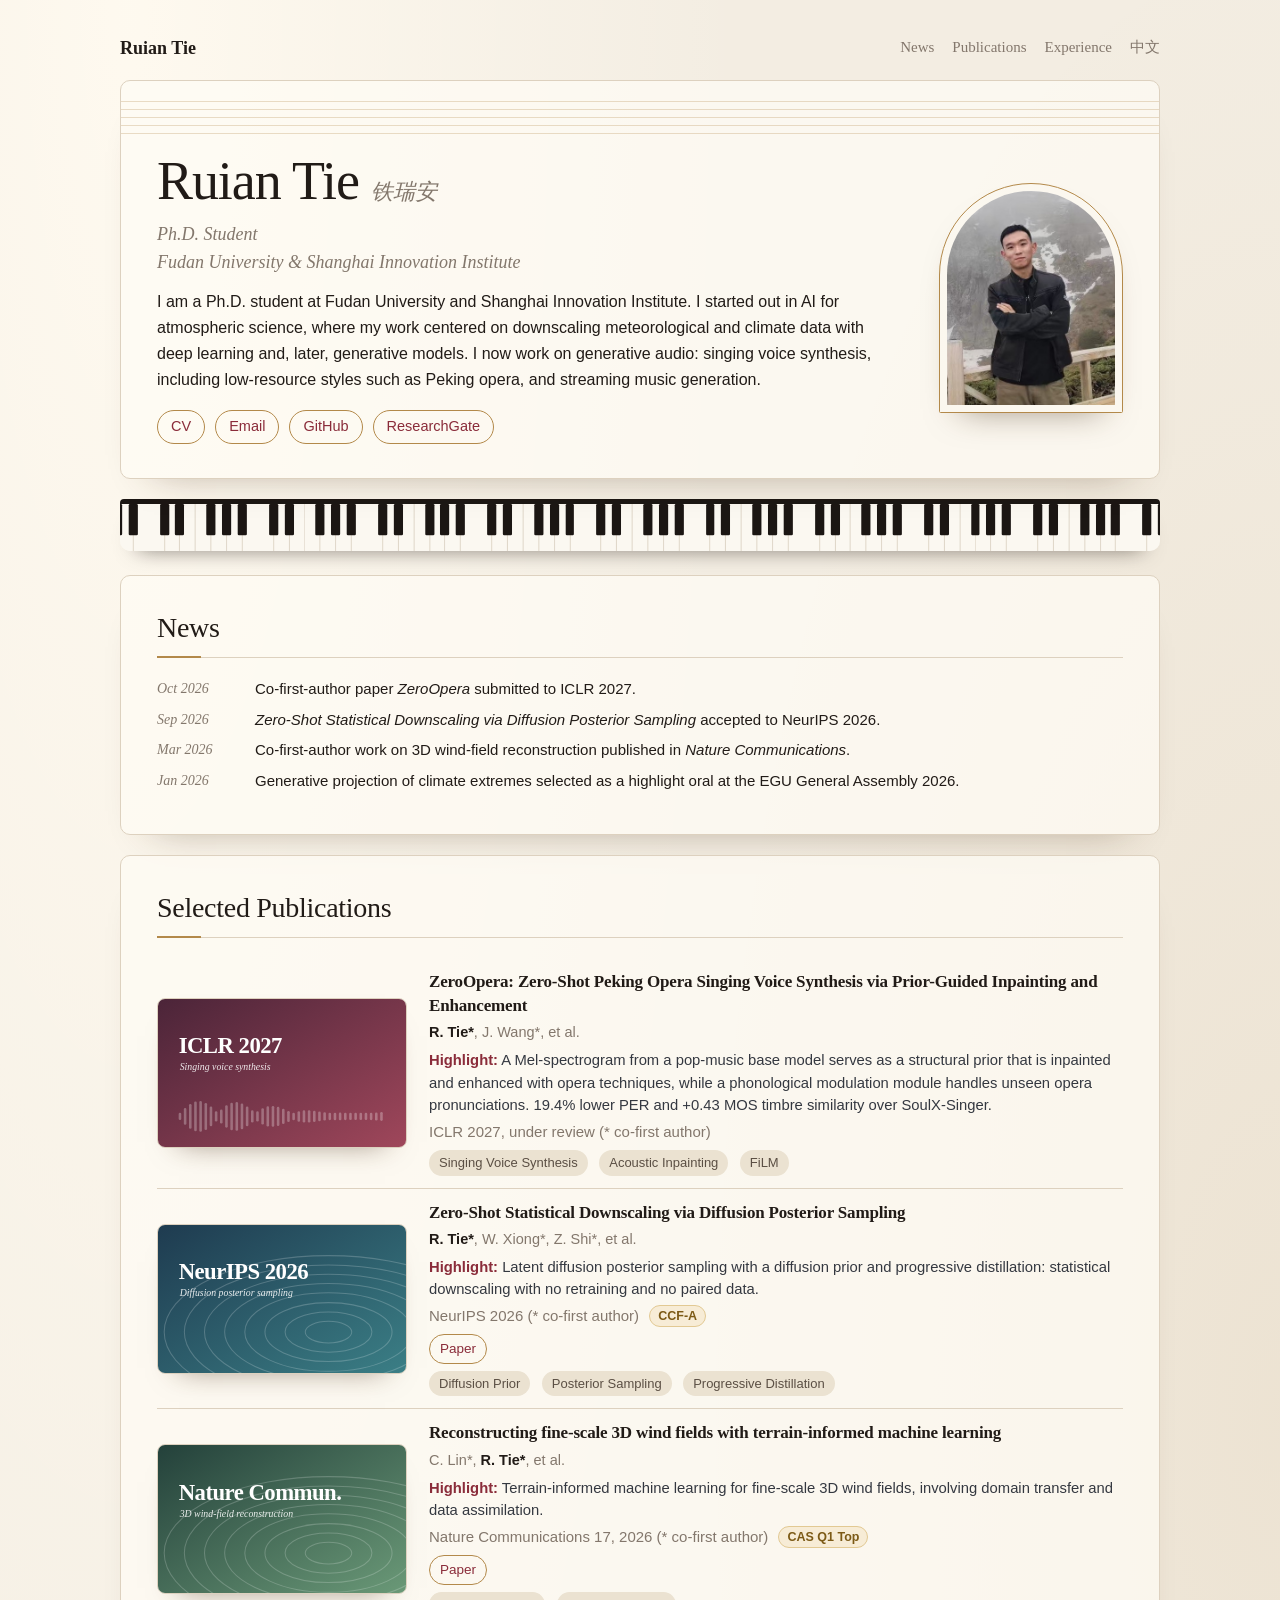
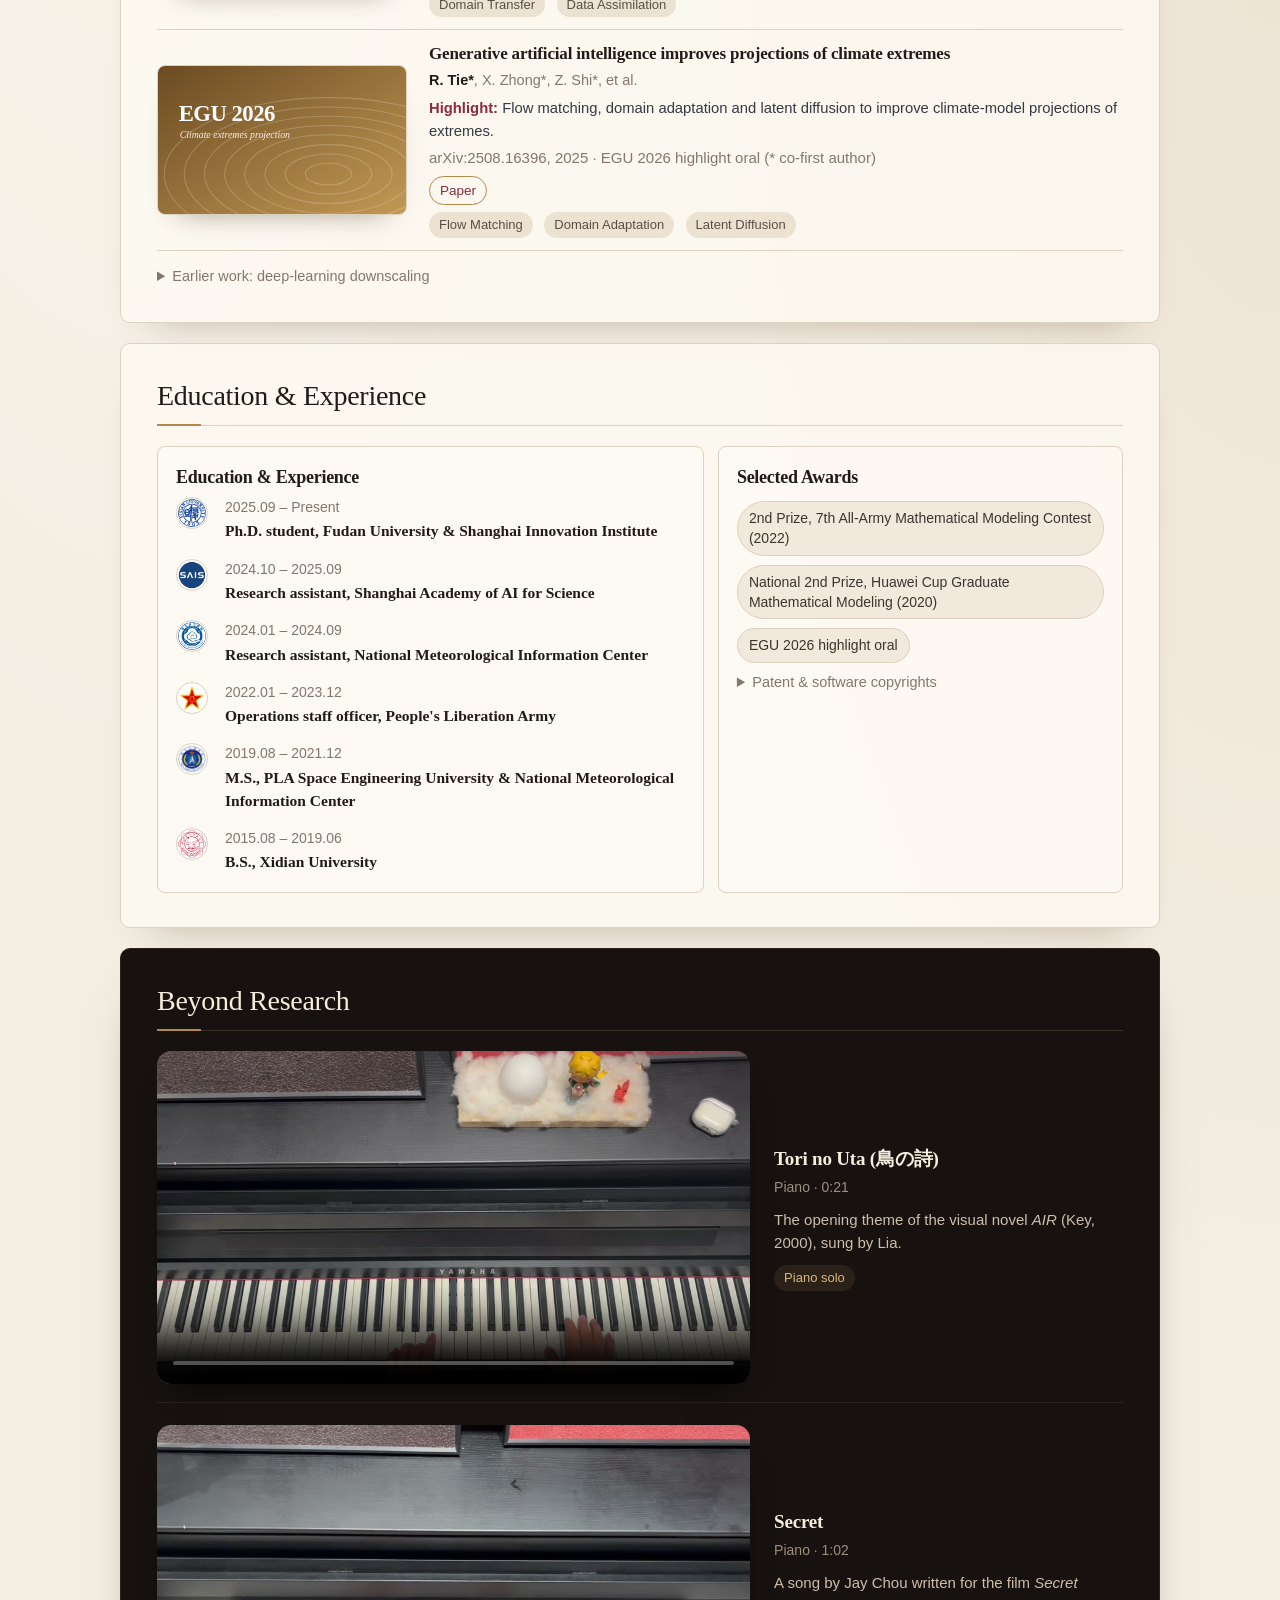
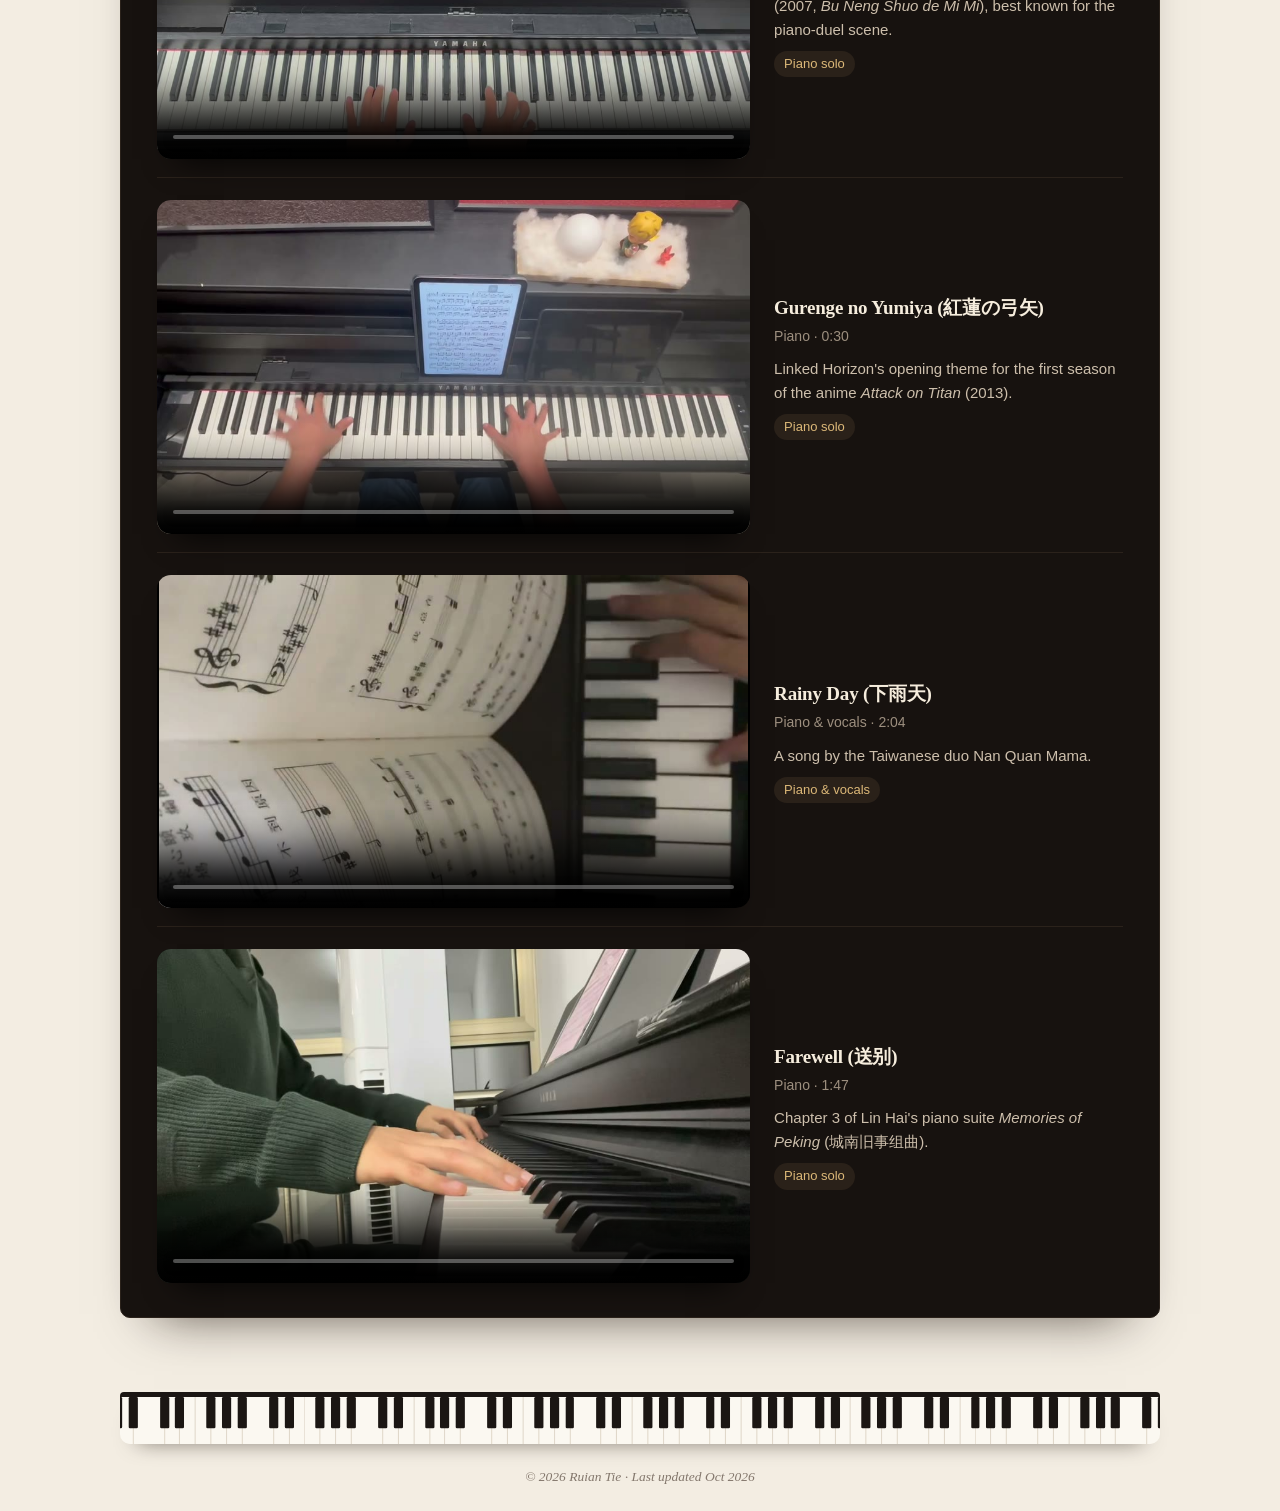
<file: index.html>
<!DOCTYPE html>
<html lang="en">
<head>
  <meta charset="UTF-8">
  <meta name="viewport" content="width=device-width, initial-scale=1.0">
  <meta name="description" content="Ruian Tie, Ph.D. student at Fudan University and Shanghai Innovation Institute. Singing voice synthesis and streaming music generation; previously AI for atmospheric science.">
  <meta name="robots" content="index,follow">
  <meta property="og:type" content="website">
  <meta property="og:title" content="Ruian Tie | Academic Homepage">
  <meta property="og:description" content="Singing voice synthesis and streaming music generation; previously AI for atmospheric science.">
  <title>Ruian Tie | Academic Homepage</title>
  <link rel="icon" href="/assets/profile.jpg">
  <link rel="stylesheet" href="/assets/style.css?v=20261031d">
  <link rel="stylesheet" href="/assets/art.css?v=1">
</head>

<body>
  <main class="container">
    <nav class="top-nav">
      <div class="nav-name">Ruian Tie</div>
      <div class="nav-links">
        <a href="#news">News</a>
        <a href="#publications">Publications</a>
        <a href="#experience">Experience</a>
        <a class="lang-switch" href="/zh/">中文</a>
      </div>
    </nav>

    <section class="card hero">
      <div>
        <h1>Ruian Tie <span class="muted" style="font-weight:500;letter-spacing:0">铁瑞安</span></h1>

        <p class="identity">
          Ph.D. Student<br>
          Fudan University &amp; Shanghai Innovation Institute
        </p>

        <p class="about-line">
          I am a Ph.D. student at Fudan University and Shanghai Innovation Institute. I started out in AI for atmospheric science, where my work centered on downscaling meteorological and climate data with deep learning and, later, generative models. I now work on generative audio: singing voice synthesis, including low-resource styles such as Peking opera, and streaming music generation.
        </p>

        <div class="links">
          <button class="pill-link" id="cv-open" type="button">CV</button>
          <a class="pill-link" href="mailto:25113050118@m.fudan.edu.cn">Email</a>
          <a class="pill-link" href="https://github.com/SII-RyanTie" target="_blank" rel="noopener noreferrer">GitHub</a>
          <a class="pill-link" href="https://www.researchgate.net/profile/Ruian-Tie" target="_blank" rel="noopener noreferrer">ResearchGate</a>
        </div>
      </div>

      <div class="profile-photo-wrap">
        <img src="/assets/profile.jpg" alt="Ruian Tie" class="profile-photo" width="128" height="128">
      </div>
    </section>

    <div class="keys" aria-hidden="true"></div>

    <section class="card" id="news">
      <h2>News</h2>
      <ul class="news-list">
        <li><span class="news-date">Oct 2026</span><span>Co-first-author paper <em>ZeroOpera</em> submitted to ICLR 2027.</span></li>
        <li><span class="news-date">Sep 2026</span><span><em>Zero-Shot Statistical Downscaling via Diffusion Posterior Sampling</em> accepted to NeurIPS 2026.</span></li>
        <li><span class="news-date">Mar 2026</span><span>Co-first-author work on 3D wind-field reconstruction published in <em>Nature Communications</em>.</span></li>
        <li><span class="news-date">Jan 2026</span><span>Generative projection of climate extremes selected as a highlight oral at the EGU General Assembly 2026.</span></li>
      </ul>
    </section>

    <section class="card" id="publications">
      <h2>Selected Publications</h2>

      <div class="publication-card">
        <div class="publication-cover-wrap">
          <img src="/assets/cover-zeroopera.svg" alt="ICLR 2027, singing voice synthesis" class="publication-cover" width="480" height="300">
        </div>
        <div>
          <div class="item-title">
            ZeroOpera: Zero-Shot Peking Opera Singing Voice Synthesis via Prior-Guided Inpainting and Enhancement
          </div>
          <div class="authors"><span class="me">R. Tie*</span>, J. Wang*, et al.</div>
          <div class="highlight">
            <span class="highlight-label">Highlight:</span>
            A Mel-spectrogram from a pop-music base model serves as a structural prior that is inpainted and enhanced with opera techniques, while a phonological modulation module handles unseen opera pronunciations. 19.4% lower PER and +0.43 MOS timbre similarity over SoulX-Singer.
          </div>
          <div class="muted">ICLR 2027, under review (* co-first author)</div>
          <span class="tag">Singing Voice Synthesis</span>
          <span class="tag">Acoustic Inpainting</span>
          <span class="tag">FiLM</span>
        </div>
      </div>

      <div class="publication-card">
        <div class="publication-cover-wrap">
          <img src="/assets/cover-dps.svg" alt="NeurIPS 2026, diffusion posterior sampling" class="publication-cover" width="480" height="300">
        </div>
        <div>
          <div class="item-title">
            Zero-Shot Statistical Downscaling via Diffusion Posterior Sampling
          </div>
          <div class="authors"><span class="me">R. Tie*</span>, W. Xiong*, Z. Shi*, et al.</div>
          <div class="highlight">
            <span class="highlight-label">Highlight:</span>
            Latent diffusion posterior sampling with a diffusion prior and progressive distillation: statistical downscaling with no retraining and no paired data.
          </div>
          <div class="muted">NeurIPS 2026 (* co-first author) <span class="rank">CCF-A</span></div>
          <div class="mini-links">
            <a class="mini-link" href="https://arxiv.org/abs/2601.21760" target="_blank" rel="noopener noreferrer">Paper</a>
          </div>
          <span class="tag">Diffusion Prior</span>
          <span class="tag">Posterior Sampling</span>
          <span class="tag">Progressive Distillation</span>
        </div>
      </div>

      <div class="publication-card">
        <div class="publication-cover-wrap">
          <img src="/assets/cover-nature.svg" alt="Nature Communications, 3D wind-field reconstruction" class="publication-cover" width="480" height="300">
        </div>
        <div>
          <div class="item-title">
            Reconstructing fine-scale 3D wind fields with terrain-informed machine learning
          </div>
          <div class="authors">C. Lin*, <span class="me">R. Tie*</span>, et al.</div>
          <div class="highlight">
            <span class="highlight-label">Highlight:</span>
            Terrain-informed machine learning for fine-scale 3D wind fields, involving domain transfer and data assimilation.
          </div>
          <div class="muted">Nature Communications 17, 2026 (* co-first author) <span class="rank">CAS Q1 Top</span></div>
          <div class="mini-links">
            <a class="mini-link" href="https://www.nature.com/articles/s41467-026-70562-5" target="_blank" rel="noopener noreferrer">Paper</a>
          </div>
          <span class="tag">Domain Transfer</span>
          <span class="tag">Data Assimilation</span>
        </div>
      </div>

      <div class="publication-card">
        <div class="publication-cover-wrap">
          <img src="/assets/cover-egu.svg" alt="EGU 2026, climate extremes projection" class="publication-cover" width="480" height="300">
        </div>
        <div>
          <div class="item-title">
            Generative artificial intelligence improves projections of climate extremes
          </div>
          <div class="authors"><span class="me">R. Tie*</span>, X. Zhong*, Z. Shi*, et al.</div>
          <div class="highlight">
            <span class="highlight-label">Highlight:</span>
            Flow matching, domain adaptation and latent diffusion to improve climate-model projections of extremes.
          </div>
          <div class="muted">arXiv:2508.16396, 2025 · EGU 2026 highlight oral (* co-first author)</div>
          <div class="mini-links">
            <a class="mini-link" href="https://arxiv.org/abs/2508.16396" target="_blank" rel="noopener noreferrer">Paper</a>
          </div>
          <span class="tag">Flow Matching</span>
          <span class="tag">Domain Adaptation</span>
          <span class="tag">Latent Diffusion</span>
        </div>
      </div>

      <div class="more-block">
        <details>
          <summary>Earlier work: deep-learning downscaling</summary>
          <ul class="older-list">
            <li><span class="me">R. Tie</span>, et al. Improve the downscaling accuracy of high-resolution precipitation field using classification mask. <em>Atmospheric Research</em>, 310: 107607, 2024. <span class="rank">CAS Q1 Top</span> <a href="https://doi.org/10.1016/j.atmosres.2024.107607" target="_blank" rel="noopener noreferrer">[Paper]</a></li>
            <li><span class="me">R. Tie</span>, et al. To accurately and lightly downscale the temperature field by deep learning. <em>Journal of Atmospheric and Oceanic Technology</em>, 39(4): 479–490, 2022. <span class="rank">CAS Q3</span> <a href="https://doi.org/10.1175/jtech-d-21-0099.1" target="_blank" rel="noopener noreferrer">[Paper]</a></li>
            <li><span class="me">R. Tie</span>, et al. CLDASSD: reconstructing fine textures of the temperature field using super-resolution technology. <em>Advances in Atmospheric Sciences</em>, 39(1): 117–130, 2022. <span class="rank">CAS Q1 Top</span> <a href="https://doi.org/10.1007/s00376-021-0438-y" target="_blank" rel="noopener noreferrer">[Paper]</a></li>
          </ul>
          <p class="section-note">Full list on <a href="https://www.researchgate.net/profile/Ruian-Tie" target="_blank" rel="noopener noreferrer">ResearchGate</a>.</p>
        </details>
      </div>
    </section>


    <section class="card" id="experience">
      <h2>Education &amp; Experience</h2>

      <div class="experience-awards-grid">
        <div class="info-panel">
          <h3>Education &amp; Experience</h3>
          <div class="timeline">
            <div class="timeline-item">
              <img class="school-logo" src="/assets/logos/fudan.svg" alt="Fudan University" width="64" height="64">
              <div>
                <div class="timeline-time">2025.09 – Present</div>
                <div class="timeline-title">Ph.D. student, Fudan University &amp; Shanghai Innovation Institute</div>
              </div>
            </div>

            <div class="timeline-item">
              <img class="school-logo" src="/assets/logos/sais.png" alt="Shanghai Academy of AI for Science" width="64" height="64">
              <div>
                <div class="timeline-time">2024.10 – 2025.09</div>
                <div class="timeline-title">Research assistant, Shanghai Academy of AI for Science</div>
              </div>
            </div>

            <div class="timeline-item">
              <img class="school-logo" src="/assets/logos/nmic.png" alt="National Meteorological Information Center" width="64" height="64">
              <div>
                <div class="timeline-time">2024.01 – 2024.09</div>
                <div class="timeline-title">Research assistant, National Meteorological Information Center</div>
              </div>
            </div>

            <div class="timeline-item">
              <img class="school-logo" src="/assets/logos/pla.png" alt="People's Liberation Army" width="64" height="64">
              <div>
                <div class="timeline-time">2022.01 – 2023.12</div>
                <div class="timeline-title">Operations staff officer, People's Liberation Army</div>
              </div>
            </div>

            <div class="timeline-item">
              <img class="school-logo" src="/assets/logos/seu.png" alt="Space Engineering University" width="64" height="64">
              <div>
                <div class="timeline-time">2019.08 – 2021.12</div>
                <div class="timeline-title">M.S., PLA Space Engineering University &amp; National Meteorological Information Center</div>
              </div>
            </div>

            <div class="timeline-item">
              <img class="school-logo" src="/assets/logos/xidian.svg" alt="Xidian University" width="64" height="64">
              <div>
                <div class="timeline-time">2015.08 – 2019.06</div>
                <div class="timeline-title">B.S., Xidian University</div>
              </div>
            </div>
          </div>
        </div>

        <div class="info-panel">
          <h3>Selected Awards</h3>
          <div class="award-list">
            <span class="award-chip">2nd Prize, 7th All-Army Mathematical Modeling Contest (2022)</span>
            <span class="award-chip">National 2nd Prize, Huawei Cup Graduate Mathematical Modeling (2020)</span>
            <span class="award-chip">EGU 2026 highlight oral</span>
          </div>

          <details>
            <summary>Patent &amp; software copyrights</summary>
            <div class="award-list">
              <span class="award-chip">Patent CN18520720A: adaptive mesh method for fluid–structure interaction</span>
              <span class="award-chip">Software copyright 2020SR1519123: epidemic data collection &amp; analysis platform</span>
              <span class="award-chip">Software copyright 2020SR1519122: epidemic knowledge-base visualization platform</span>
              <span class="award-chip">CET-6 (451)</span>
            </div>
          </details>
        </div>
      </div>
    </section>
    <section class="card" id="music">
      <h2>Beyond Research</h2>
      <div class="piece">
        <video class="piano-video" controls preload="none" playsinline poster="/assets/media/piano-poster.jpg">
          <source src="/assets/media/piano.mp4" type="video/mp4">
        </video>
        <div class="piece-info">
          <div class="piece-title">Tori no Uta (鳥の詩)</div>
          <div class="piece-sub">Piano · 0:21</div>
          <p class="piece-desc">The opening theme of the visual novel <em>AIR</em> (Key, 2000), sung by Lia.</p>
          <div class="piece-meta">Piano solo</div>
        </div>
      </div>
      <div class="piece">
        <video class="piano-video" controls preload="none" playsinline poster="/assets/media/secret-poster.jpg">
          <source src="/assets/media/secret.mp4" type="video/mp4">
        </video>
        <div class="piece-info">
          <div class="piece-title">Secret</div>
          <div class="piece-sub">Piano · 1:02</div>
          <p class="piece-desc">A song by Jay Chou written for the film <em>Secret</em> (2007, <em>Bu Neng Shuo de Mi Mi</em>), best known for the piano-duel scene.</p>
          <div class="piece-meta">Piano solo</div>
        </div>
      </div>
      <div class="piece">
        <video class="piano-video" controls preload="none" playsinline poster="/assets/media/guren-poster.jpg">
          <source src="/assets/media/guren.mp4" type="video/mp4">
        </video>
        <div class="piece-info">
          <div class="piece-title">Gurenge no Yumiya (紅蓮の弓矢)</div>
          <div class="piece-sub">Piano · 0:30</div>
          <p class="piece-desc">Linked Horizon's opening theme for the first season of the anime <em>Attack on Titan</em> (2013).</p>
          <div class="piece-meta">Piano solo</div>
        </div>
      </div>
      <div class="piece">
        <video class="piano-video" controls preload="none" playsinline poster="/assets/media/rain-poster.jpg">
          <source src="/assets/media/rain.mp4" type="video/mp4">
        </video>
        <div class="piece-info">
          <div class="piece-title">Rainy Day (下雨天)</div>
          <div class="piece-sub">Piano &amp; vocals · 2:04</div>
          <p class="piece-desc">A song by the Taiwanese duo Nan Quan Mama.</p>
          <div class="piece-meta">Piano &amp; vocals</div>
        </div>
      </div>
      <div class="piece">
        <video class="piano-video" controls preload="none" playsinline poster="/assets/media/farewell-poster.jpg">
          <source src="/assets/media/farewell.mp4" type="video/mp4">
        </video>
        <div class="piece-info">
          <div class="piece-title">Farewell (送别)</div>
          <div class="piece-sub">Piano · 1:47</div>
          <p class="piece-desc">Chapter 3 of Lin Hai's piano suite <em>Memories of Peking</em> (城南旧事组曲).</p>
          <div class="piece-meta">Piano solo</div>
        </div>
      </div>
    </section>
  </main>

  <div class="keys keys-footer" aria-hidden="true" style="max-width:1040px;margin-left:auto;margin-right:auto"></div>
  <dialog id="cv-dialog" data-wrong="Wrong password." data-working="Decrypting…">
    <form id="cv-form" method="dialog">
      <h3>CV is password protected</h3>
      <p>Enter the password to view it. To request access, <a href="mailto:25113050118@m.fudan.edu.cn">email me</a>.</p>
      <input id="cv-password" type="password" placeholder="Password" autocomplete="off" required>
      <div id="cv-msg" role="status"></div>
      <div class="cv-actions">
        <button type="button" id="cv-cancel">Cancel</button>
        <button type="submit" class="primary">View CV</button>
      </div>
    </form>
  </dialog>

  <footer class="footer">
    © 2026 Ruian Tie · Last updated Oct 2026
  </footer>
  <script src="/assets/cv-gate.js?v=1"></script>
</body>
</html>
</file>
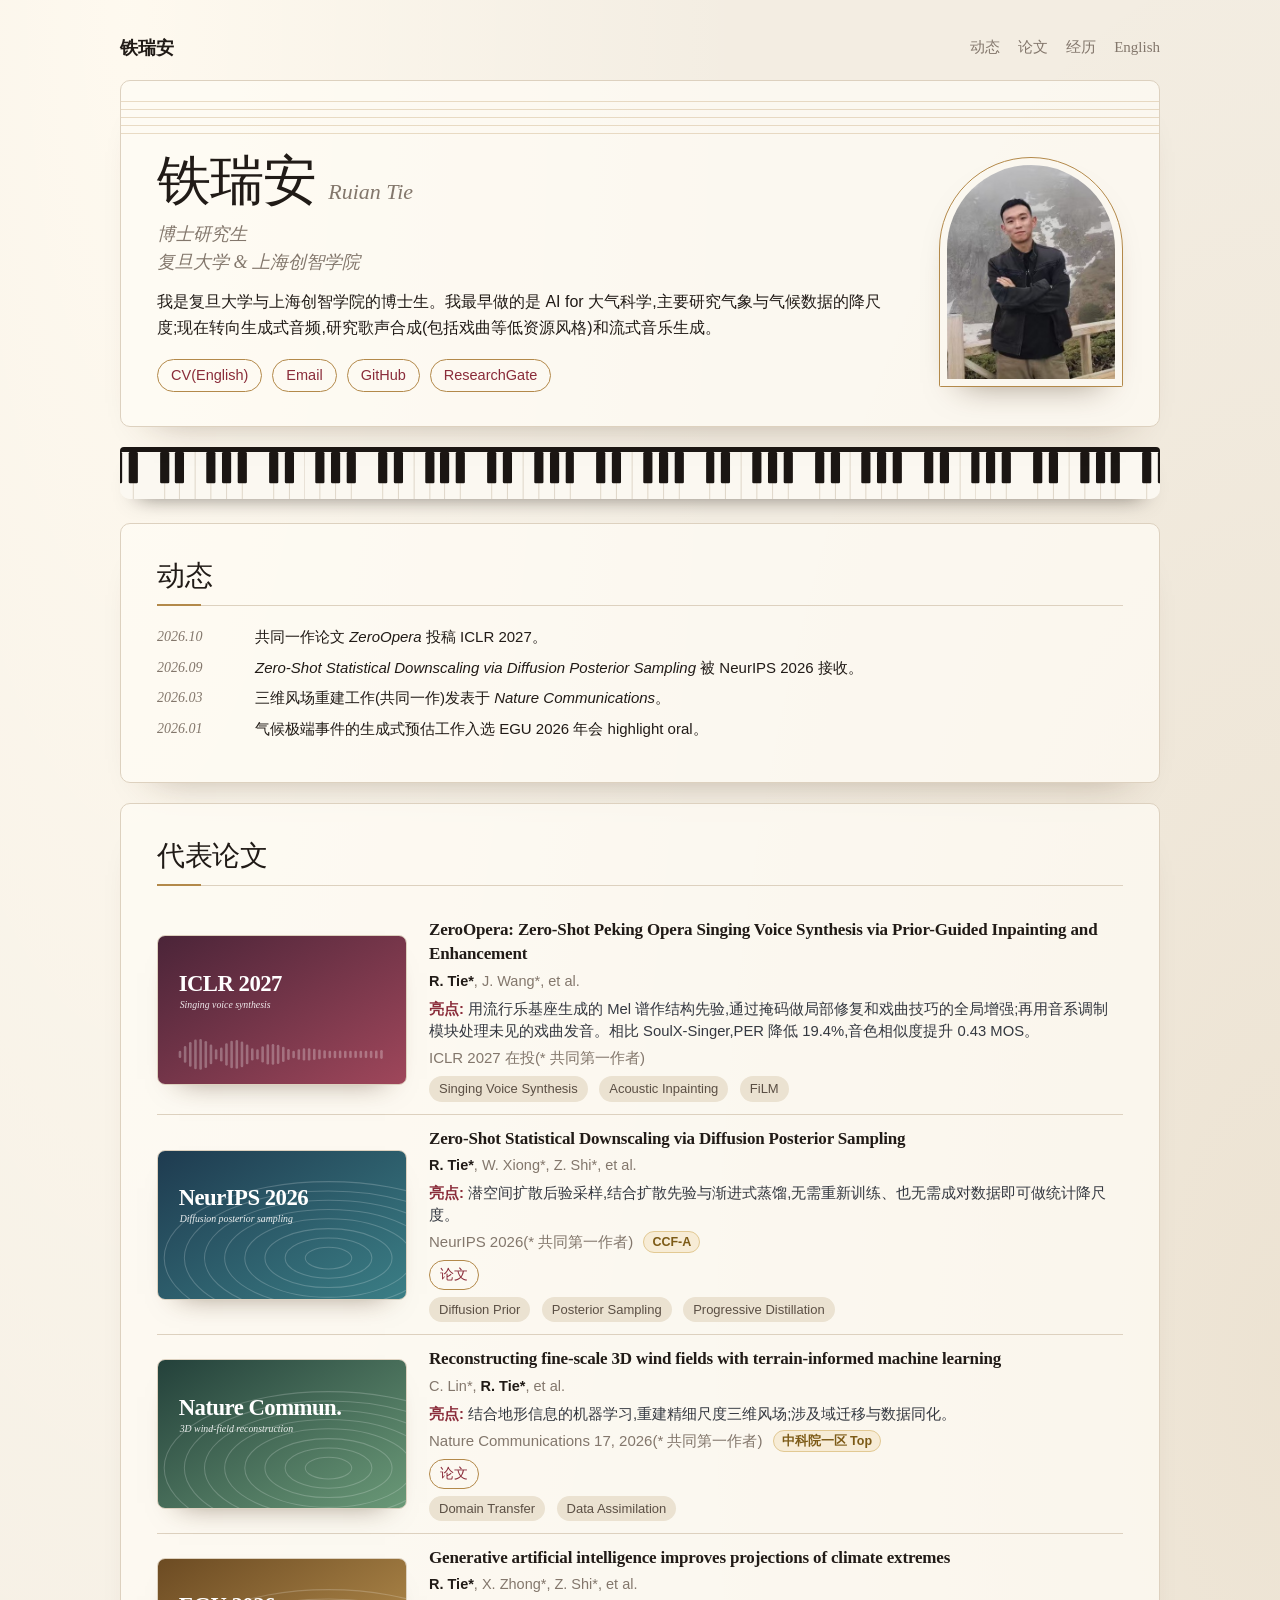
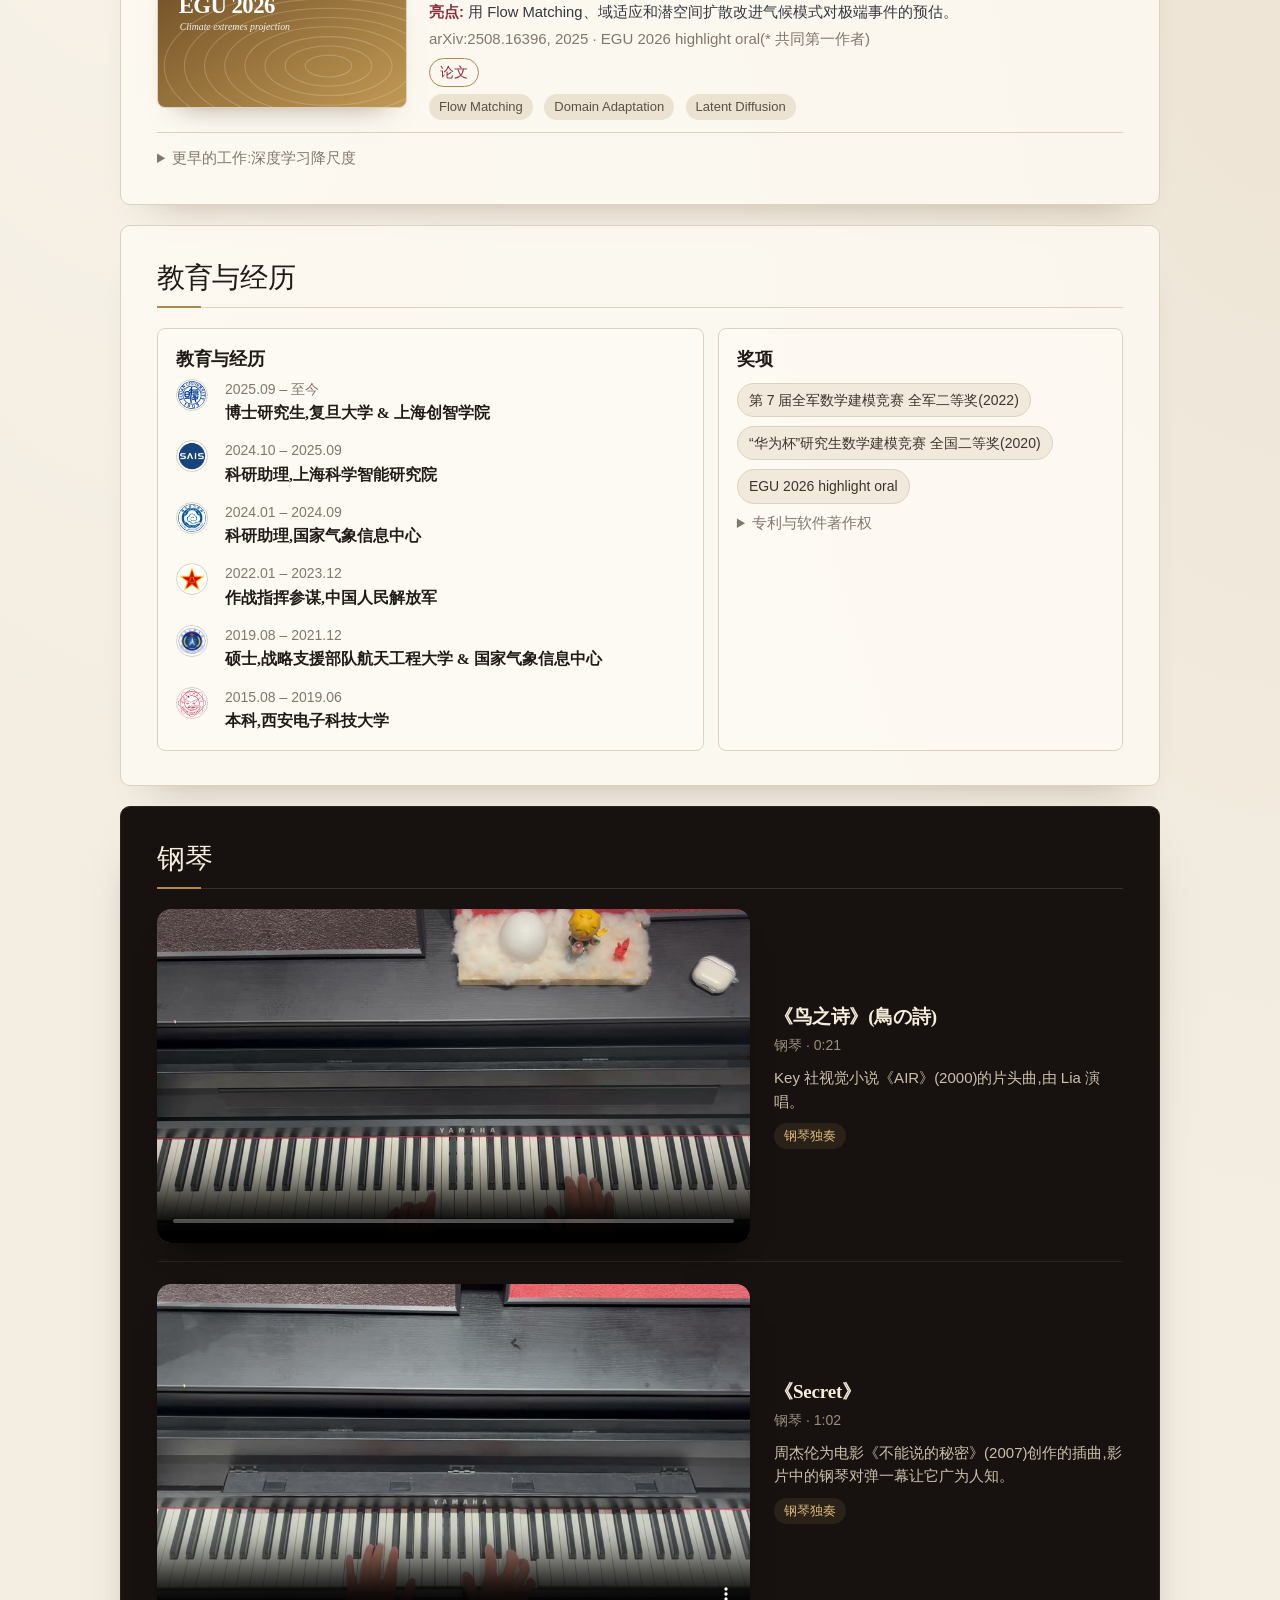
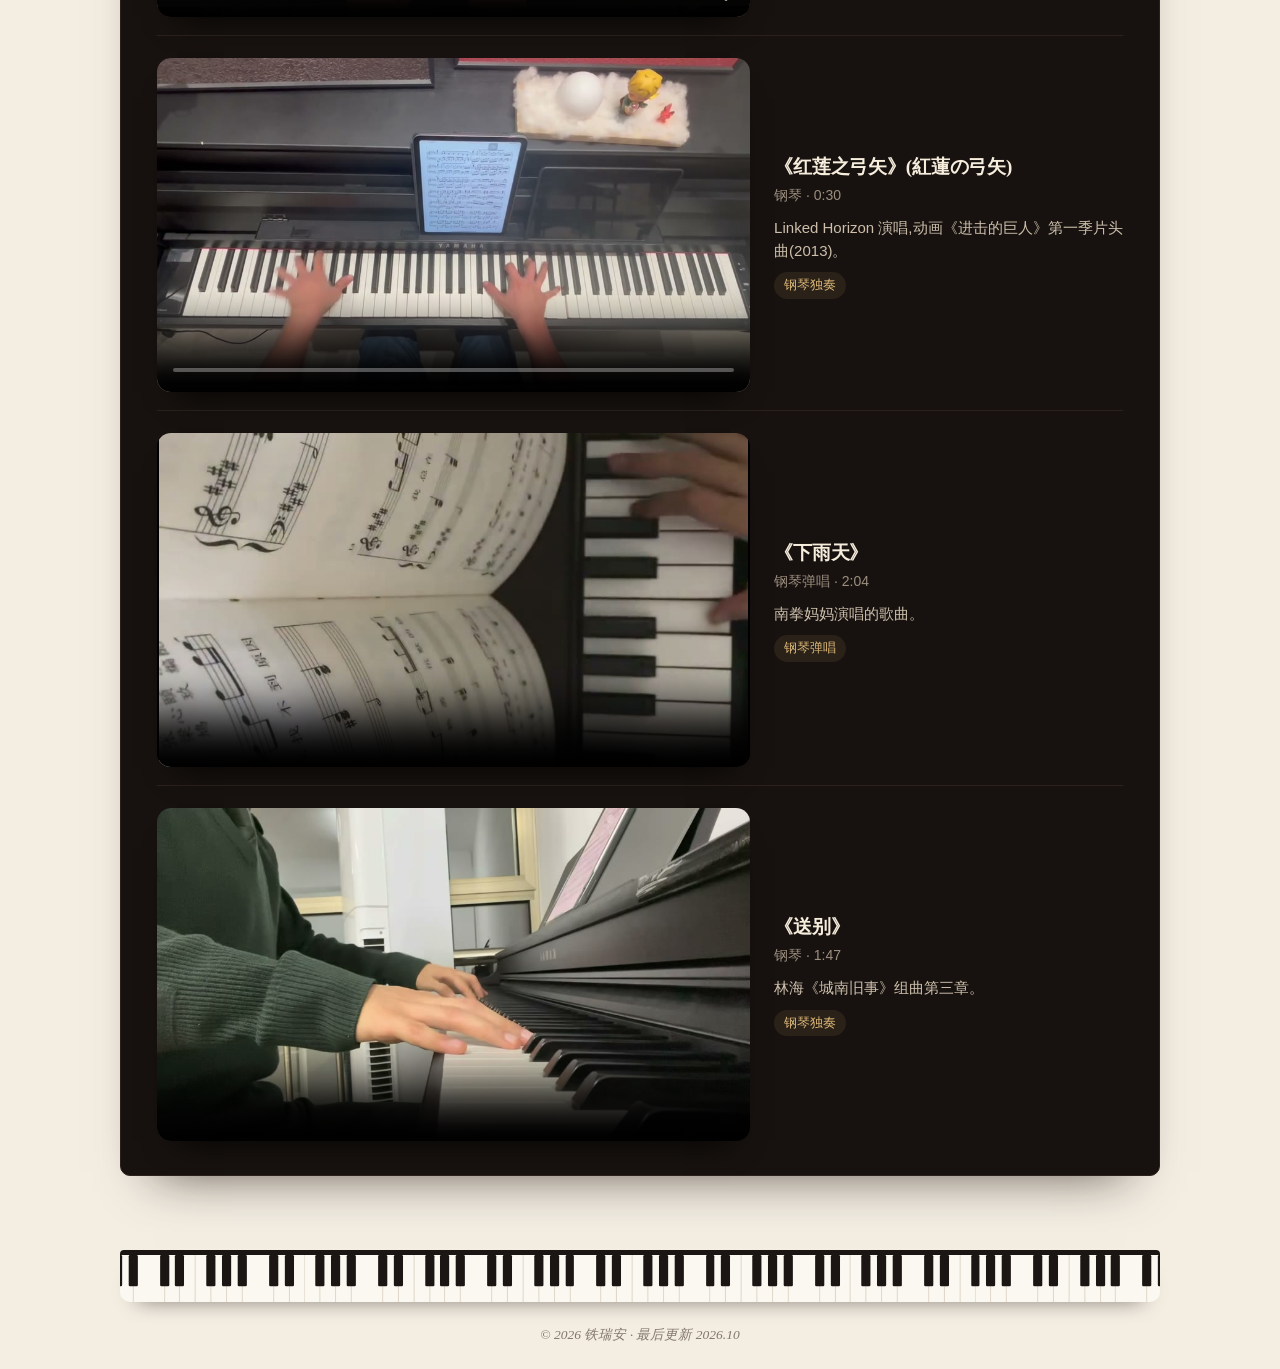
<file: zh/index.html>
<!DOCTYPE html>
<html lang="zh-CN">
<head>
  <meta charset="UTF-8">
  <meta name="viewport" content="width=device-width, initial-scale=1.0">
  <meta name="description" content="铁瑞安,复旦大学与上海创智学院博士生。研究歌声合成与流式音乐生成,此前从事 AI for 大气科学。">
  <meta name="robots" content="index,follow">
  <meta property="og:type" content="website">
  <meta property="og:title" content="铁瑞安 | 个人主页">
  <meta property="og:description" content="歌声合成与流式音乐生成;此前从事 AI for 大气科学。">
  <title>铁瑞安 | 个人主页</title>
  <link rel="icon" href="/assets/profile.jpg">
  <link rel="stylesheet" href="/assets/style.css?v=20261031d">
  <link rel="stylesheet" href="/assets/art.css?v=1">
</head>

<body>
  <main class="container">
    <nav class="top-nav">
      <div class="nav-name">铁瑞安</div>
      <div class="nav-links">
        <a href="#news">动态</a>
        <a href="#publications">论文</a>
        <a href="#experience">经历</a>
        <a class="lang-switch" href="/">English</a>
      </div>
    </nav>

    <section class="card hero">
      <div>
        <h1>铁瑞安 <span class="muted" style="font-weight:500;letter-spacing:0">Ruian Tie</span></h1>

        <p class="identity">
          博士研究生<br>
          复旦大学 &amp; 上海创智学院
        </p>

        <p class="about-line">
          我是复旦大学与上海创智学院的博士生。我最早做的是 AI for 大气科学,主要研究气象与气候数据的降尺度;现在转向生成式音频,研究歌声合成(包括戏曲等低资源风格)和流式音乐生成。
        </p>

        <div class="links">
          <button class="pill-link" id="cv-open" type="button">CV(English)</button>
          <a class="pill-link" href="mailto:25113050118@m.fudan.edu.cn">Email</a>
          <a class="pill-link" href="https://github.com/SII-RyanTie" target="_blank" rel="noopener noreferrer">GitHub</a>
          <a class="pill-link" href="https://www.researchgate.net/profile/Ruian-Tie" target="_blank" rel="noopener noreferrer">ResearchGate</a>
        </div>
      </div>

      <div class="profile-photo-wrap">
        <img src="/assets/profile.jpg" alt="铁瑞安" class="profile-photo" width="128" height="128">
      </div>
    </section>

    <div class="keys" aria-hidden="true"></div>

    <section class="card" id="news">
      <h2>动态</h2>
      <ul class="news-list">
        <li><span class="news-date">2026.10</span><span>共同一作论文 <em>ZeroOpera</em> 投稿 ICLR 2027。</span></li>
        <li><span class="news-date">2026.09</span><span><em>Zero-Shot Statistical Downscaling via Diffusion Posterior Sampling</em> 被 NeurIPS 2026 接收。</span></li>
        <li><span class="news-date">2026.03</span><span>三维风场重建工作(共同一作)发表于 <em>Nature Communications</em>。</span></li>
        <li><span class="news-date">2026.01</span><span>气候极端事件的生成式预估工作入选 EGU 2026 年会 highlight oral。</span></li>
      </ul>
    </section>

    <section class="card" id="publications">
      <h2>代表论文</h2>

      <div class="publication-card">
        <div class="publication-cover-wrap">
          <img src="/assets/cover-zeroopera.svg" alt="ICLR 2027,歌声合成" class="publication-cover" width="480" height="300">
        </div>
        <div>
          <div class="item-title">
            ZeroOpera: Zero-Shot Peking Opera Singing Voice Synthesis via Prior-Guided Inpainting and Enhancement
          </div>
          <div class="authors"><span class="me">R. Tie*</span>, J. Wang*, et al.</div>
          <div class="highlight">
            <span class="highlight-label">亮点:</span>
            用流行乐基座生成的 Mel 谱作结构先验,通过掩码做局部修复和戏曲技巧的全局增强;再用音系调制模块处理未见的戏曲发音。相比 SoulX-Singer,PER 降低 19.4%,音色相似度提升 0.43 MOS。
          </div>
          <div class="muted">ICLR 2027 在投(* 共同第一作者)</div>
          <span class="tag">Singing Voice Synthesis</span>
          <span class="tag">Acoustic Inpainting</span>
          <span class="tag">FiLM</span>
        </div>
      </div>

      <div class="publication-card">
        <div class="publication-cover-wrap">
          <img src="/assets/cover-dps.svg" alt="NeurIPS 2026,扩散后验采样" class="publication-cover" width="480" height="300">
        </div>
        <div>
          <div class="item-title">
            Zero-Shot Statistical Downscaling via Diffusion Posterior Sampling
          </div>
          <div class="authors"><span class="me">R. Tie*</span>, W. Xiong*, Z. Shi*, et al.</div>
          <div class="highlight">
            <span class="highlight-label">亮点:</span>
            潜空间扩散后验采样,结合扩散先验与渐进式蒸馏,无需重新训练、也无需成对数据即可做统计降尺度。
          </div>
          <div class="muted">NeurIPS 2026(* 共同第一作者) <span class="rank">CCF-A</span></div>
          <div class="mini-links">
            <a class="mini-link" href="https://arxiv.org/abs/2601.21760" target="_blank" rel="noopener noreferrer">论文</a>
          </div>
          <span class="tag">Diffusion Prior</span>
          <span class="tag">Posterior Sampling</span>
          <span class="tag">Progressive Distillation</span>
        </div>
      </div>

      <div class="publication-card">
        <div class="publication-cover-wrap">
          <img src="/assets/cover-nature.svg" alt="Nature Communications,三维风场重建" class="publication-cover" width="480" height="300">
        </div>
        <div>
          <div class="item-title">
            Reconstructing fine-scale 3D wind fields with terrain-informed machine learning
          </div>
          <div class="authors">C. Lin*, <span class="me">R. Tie*</span>, et al.</div>
          <div class="highlight">
            <span class="highlight-label">亮点:</span>
            结合地形信息的机器学习,重建精细尺度三维风场;涉及域迁移与数据同化。
          </div>
          <div class="muted">Nature Communications 17, 2026(* 共同第一作者) <span class="rank">中科院一区 Top</span></div>
          <div class="mini-links">
            <a class="mini-link" href="https://www.nature.com/articles/s41467-026-70562-5" target="_blank" rel="noopener noreferrer">论文</a>
          </div>
          <span class="tag">Domain Transfer</span>
          <span class="tag">Data Assimilation</span>
        </div>
      </div>

      <div class="publication-card">
        <div class="publication-cover-wrap">
          <img src="/assets/cover-egu.svg" alt="EGU 2026,气候极端事件预估" class="publication-cover" width="480" height="300">
        </div>
        <div>
          <div class="item-title">
            Generative artificial intelligence improves projections of climate extremes
          </div>
          <div class="authors"><span class="me">R. Tie*</span>, X. Zhong*, Z. Shi*, et al.</div>
          <div class="highlight">
            <span class="highlight-label">亮点:</span>
            用 Flow Matching、域适应和潜空间扩散改进气候模式对极端事件的预估。
          </div>
          <div class="muted">arXiv:2508.16396, 2025 · EGU 2026 highlight oral(* 共同第一作者)</div>
          <div class="mini-links">
            <a class="mini-link" href="https://arxiv.org/abs/2508.16396" target="_blank" rel="noopener noreferrer">论文</a>
          </div>
          <span class="tag">Flow Matching</span>
          <span class="tag">Domain Adaptation</span>
          <span class="tag">Latent Diffusion</span>
        </div>
      </div>

      <div class="more-block">
        <details>
          <summary>更早的工作:深度学习降尺度</summary>
          <ul class="older-list">
            <li><span class="me">R. Tie</span>, et al. Improve the downscaling accuracy of high-resolution precipitation field using classification mask. <em>Atmospheric Research</em>, 310: 107607, 2024. <span class="rank">中科院一区 Top</span> <a href="https://doi.org/10.1016/j.atmosres.2024.107607" target="_blank" rel="noopener noreferrer">[论文]</a></li>
            <li><span class="me">R. Tie</span>, et al. To accurately and lightly downscale the temperature field by deep learning. <em>Journal of Atmospheric and Oceanic Technology</em>, 39(4): 479–490, 2022. <span class="rank">中科院三区</span> <a href="https://doi.org/10.1175/jtech-d-21-0099.1" target="_blank" rel="noopener noreferrer">[论文]</a></li>
            <li><span class="me">R. Tie</span>, et al. CLDASSD: reconstructing fine textures of the temperature field using super-resolution technology. <em>Advances in Atmospheric Sciences</em>, 39(1): 117–130, 2022. <span class="rank">中科院一区 Top</span> <a href="https://doi.org/10.1007/s00376-021-0438-y" target="_blank" rel="noopener noreferrer">[论文]</a></li>
          </ul>
          <p class="section-note">完整列表见 <a href="https://www.researchgate.net/profile/Ruian-Tie" target="_blank" rel="noopener noreferrer">ResearchGate</a>。</p>
        </details>
      </div>
    </section>


    <section class="card" id="experience">
      <h2>教育与经历</h2>

      <div class="experience-awards-grid">
        <div class="info-panel">
          <h3>教育与经历</h3>
          <div class="timeline">
            <div class="timeline-item">
              <img class="school-logo" src="/assets/logos/fudan.svg" alt="Fudan University" width="64" height="64">
              <div>
                <div class="timeline-time">2025.09 – 至今</div>
                <div class="timeline-title">博士研究生,复旦大学 &amp; 上海创智学院</div>
              </div>
            </div>

            <div class="timeline-item">
              <img class="school-logo" src="/assets/logos/sais.png" alt="Shanghai Academy of AI for Science" width="64" height="64">
              <div>
                <div class="timeline-time">2024.10 – 2025.09</div>
                <div class="timeline-title">科研助理,上海科学智能研究院</div>
              </div>
            </div>

            <div class="timeline-item">
              <img class="school-logo" src="/assets/logos/nmic.png" alt="National Meteorological Information Center" width="64" height="64">
              <div>
                <div class="timeline-time">2024.01 – 2024.09</div>
                <div class="timeline-title">科研助理,国家气象信息中心</div>
              </div>
            </div>

            <div class="timeline-item">
              <img class="school-logo" src="/assets/logos/pla.png" alt="People's Liberation Army" width="64" height="64">
              <div>
                <div class="timeline-time">2022.01 – 2023.12</div>
                <div class="timeline-title">作战指挥参谋,中国人民解放军</div>
              </div>
            </div>

            <div class="timeline-item">
              <img class="school-logo" src="/assets/logos/seu.png" alt="Space Engineering University" width="64" height="64">
              <div>
                <div class="timeline-time">2019.08 – 2021.12</div>
                <div class="timeline-title">硕士,战略支援部队航天工程大学 &amp; 国家气象信息中心</div>
              </div>
            </div>

            <div class="timeline-item">
              <img class="school-logo" src="/assets/logos/xidian.svg" alt="Xidian University" width="64" height="64">
              <div>
                <div class="timeline-time">2015.08 – 2019.06</div>
                <div class="timeline-title">本科,西安电子科技大学</div>
              </div>
            </div>
          </div>
        </div>

        <div class="info-panel">
          <h3>奖项</h3>
          <div class="award-list">
            <span class="award-chip">第 7 届全军数学建模竞赛 全军二等奖(2022)</span>
            <span class="award-chip">“华为杯”研究生数学建模竞赛 全国二等奖(2020)</span>
            <span class="award-chip">EGU 2026 highlight oral</span>
          </div>

          <details>
            <summary>专利与软件著作权</summary>
            <div class="award-list">
              <span class="award-chip">发明专利 CN18520720A:一种计算流固耦合的自适应网格方法</span>
              <span class="award-chip">软著 2020SR1519123:疫情数据采集与分析平台 V5.7</span>
              <span class="award-chip">软著 2020SR1519122:疫情知识库可视化平台</span>
              <span class="award-chip">英语六级(451)</span>
            </div>
          </details>
        </div>
      </div>
    </section>
    <section class="card" id="music">
      <h2>钢琴</h2>
      <div class="piece">
        <video class="piano-video" controls preload="none" playsinline poster="/assets/media/piano-poster.jpg">
          <source src="/assets/media/piano.mp4" type="video/mp4">
        </video>
        <div class="piece-info">
          <div class="piece-title">《鸟之诗》(鳥の詩)</div>
          <div class="piece-sub">钢琴 · 0:21</div>
          <p class="piece-desc">Key 社视觉小说《AIR》(2000)的片头曲,由 Lia 演唱。</p>
          <div class="piece-meta">钢琴独奏</div>
        </div>
      </div>
      <div class="piece">
        <video class="piano-video" controls preload="none" playsinline poster="/assets/media/secret-poster.jpg">
          <source src="/assets/media/secret.mp4" type="video/mp4">
        </video>
        <div class="piece-info">
          <div class="piece-title">《Secret》</div>
          <div class="piece-sub">钢琴 · 1:02</div>
          <p class="piece-desc">周杰伦为电影《不能说的秘密》(2007)创作的插曲,影片中的钢琴对弹一幕让它广为人知。</p>
          <div class="piece-meta">钢琴独奏</div>
        </div>
      </div>
      <div class="piece">
        <video class="piano-video" controls preload="none" playsinline poster="/assets/media/guren-poster.jpg">
          <source src="/assets/media/guren.mp4" type="video/mp4">
        </video>
        <div class="piece-info">
          <div class="piece-title">《红莲之弓矢》(紅蓮の弓矢)</div>
          <div class="piece-sub">钢琴 · 0:30</div>
          <p class="piece-desc">Linked Horizon 演唱,动画《进击的巨人》第一季片头曲(2013)。</p>
          <div class="piece-meta">钢琴独奏</div>
        </div>
      </div>
      <div class="piece">
        <video class="piano-video" controls preload="none" playsinline poster="/assets/media/rain-poster.jpg">
          <source src="/assets/media/rain.mp4" type="video/mp4">
        </video>
        <div class="piece-info">
          <div class="piece-title">《下雨天》</div>
          <div class="piece-sub">钢琴弹唱 · 2:04</div>
          <p class="piece-desc">南拳妈妈演唱的歌曲。</p>
          <div class="piece-meta">钢琴弹唱</div>
        </div>
      </div>
      <div class="piece">
        <video class="piano-video" controls preload="none" playsinline poster="/assets/media/farewell-poster.jpg">
          <source src="/assets/media/farewell.mp4" type="video/mp4">
        </video>
        <div class="piece-info">
          <div class="piece-title">《送别》</div>
          <div class="piece-sub">钢琴 · 1:47</div>
          <p class="piece-desc">林海《城南旧事》组曲第三章。</p>
          <div class="piece-meta">钢琴独奏</div>
        </div>
      </div>
    </section>
  </main>

  <div class="keys keys-footer" aria-hidden="true" style="max-width:1040px;margin-left:auto;margin-right:auto"></div>
  <dialog id="cv-dialog" data-wrong="密码错误。" data-working="解密中…">
    <form id="cv-form" method="dialog">
      <h3>CV 需要密码</h3>
      <p>输入密码后查看。需要访问权限请<a href="mailto:25113050118@m.fudan.edu.cn">发邮件联系我</a>。</p>
      <input id="cv-password" type="password" placeholder="密码" autocomplete="off" required>
      <div id="cv-msg" role="status"></div>
      <div class="cv-actions">
        <button type="button" id="cv-cancel">取消</button>
        <button type="submit" class="primary">查看 CV</button>
      </div>
    </form>
  </dialog>

  <footer class="footer">
    © 2026 铁瑞安 · 最后更新 2026.10
  </footer>
  <script src="/assets/cv-gate.js?v=1"></script>
</body>
</html>
</file>
<file: assets/style.css>
:root {
  --bg: #f5f5f7;
  --card: rgba(255, 255, 255, 0.94);
  --text: #1d1d1f;
  --subtle: #3f4247;
  --muted: #6b7078;
  --line: #e5e5ea;
  --link: #0066cc;
  --chip: #f2f2f4;
  --chip-text: #52565c;
  --shadow: 0 18px 50px rgba(0, 0, 0, 0.06);
  --soft-shadow: 0 8px 26px rgba(0, 0, 0, 0.045);
  --radius: 24px;
}

* {
  box-sizing: border-box;
}

html {
  scroll-behavior: smooth;
}

body {
  margin: 0;
  font-family: -apple-system, BlinkMacSystemFont, "Segoe UI", "Microsoft YaHei", Arial, sans-serif;
  line-height: 1.58;
  color: var(--text);
  background:
    radial-gradient(circle at top left, rgba(255, 255, 255, 0.95), transparent 34rem),
    var(--bg);
  -webkit-font-smoothing: antialiased;
}

.container {
  max-width: 1080px;
  margin: 0 auto;
  padding: 34px 20px 42px;
}

.top-nav {
  display: flex;
  justify-content: space-between;
  align-items: center;
  margin-bottom: 18px;
  color: var(--muted);
  font-size: 14px;
}

.nav-name {
  font-weight: 650;
  color: var(--text);
  letter-spacing: -0.01em;
}

.nav-links {
  display: flex;
  gap: 18px;
  flex-wrap: wrap;
}

.nav-links a {
  color: var(--muted);
  text-decoration: none;
  transition: color 0.12s ease;
}

.nav-links a:hover {
  color: var(--link);
}

.card {
  background: var(--card);
  border: 1px solid rgba(255, 255, 255, 0.74);
  border-radius: var(--radius);
  padding: 34px 36px;
  margin-bottom: 20px;
  box-shadow: var(--shadow);
  backdrop-filter: blur(18px);
}

.hero {
  display: grid;
  grid-template-columns: 1fr auto;
  gap: 42px;
  align-items: center;
}

.profile-photo-wrap {
  display: inline-flex;
  align-items: center;
  justify-content: center;
  justify-self: end;
  width: fit-content;
  border-radius: 24px;
  overflow: hidden;
  background: #fff;
  border: 1px solid var(--line);
  box-shadow: 0 12px 34px rgba(0, 0, 0, 0.08);
}

.profile-photo {
  height: 180px;
  width: auto;
  display: block;
}

h1 {
  margin: 0 0 8px;
  font-size: 42px;
  line-height: 1.12;
  letter-spacing: -0.045em;
  font-weight: 760;
}

h2 {
  margin: 0 0 20px;
  padding-bottom: 12px;
  border-bottom: 1px solid var(--line);
  font-size: 25px;
  line-height: 1.25;
  letter-spacing: -0.025em;
  font-weight: 720;
}

h3 {
  margin: 0 0 8px;
  font-size: 18px;
  line-height: 1.35;
  letter-spacing: -0.015em;
  font-weight: 700;
}

p {
  margin: 6px 0;
}

a {
  color: var(--link);
  text-decoration: none;
}

a:hover {
  text-decoration: underline;
}

.identity {
  font-size: 17px;
  color: var(--subtle);
  margin-bottom: 10px;
}

.about-line {
  max-width: 760px;
  margin-top: 12px;
  color: var(--text);
  font-size: 16px;
  line-height: 1.62;
}

.links {
  margin-top: 18px;
  display: flex;
  flex-wrap: wrap;
  gap: 10px;
}

.pill-link,
.mini-link {
  display: inline-flex;
  align-items: center;
  justify-content: center;
  border-radius: 999px;
  text-decoration: none;
  transition: all 0.16s ease;
  white-space: nowrap;
}

.pill-link {
  padding: 5px 13px;
  border: 1px solid #d7e6fb;
  background: rgba(247, 250, 255, 0.9);
  color: var(--link);
  font-size: 14.5px;
  line-height: 1.5;
}

.pill-link:hover,
.mini-link:hover {
  text-decoration: none;
  background: #edf5ff;
  border-color: #bfd8f7;
  transform: translateY(-1px);
}

.mini-links {
  display: flex;
  flex-wrap: wrap;
  gap: 7px;
  margin-top: 7px;
}

.mini-link {
  padding: 4px 10px;
  border: 1px solid #e1e7f0;
  background: #fbfcff;
  color: var(--link);
  font-size: 13.5px;
  line-height: 1.45;
}

.item-title {
  font-weight: 680;
  font-size: 17px;
  line-height: 1.42;
  letter-spacing: -0.01em;
}

.muted {
  color: var(--muted);
  font-size: 15px;
  line-height: 1.48;
}

.authors {
  margin-top: 4px;
  color: var(--muted);
  font-size: 14.5px;
  line-height: 1.45;
}

.me {
  color: var(--text);
  font-weight: 720;
}

.highlight {
  margin: 6px 0 5px;
  color: #343840;
  font-size: 14.8px;
  line-height: 1.5;
}

.highlight-label {
  color: var(--text);
  font-weight: 680;
}

.tag {
  display: inline-block;
  margin: 7px 7px 0 0;
  padding: 3px 10px;
  border-radius: 999px;
  background: var(--chip);
  color: var(--chip-text);
  font-size: 13px;
  line-height: 1.5;
}

.publication-card {
  display: grid;
  grid-template-columns: 250px 1fr;
  gap: 22px;
  align-items: center;
  padding: 12px 0;
  border-bottom: 1px solid #f0f0f2;
}

.publication-card:last-child {
  border-bottom: none;
  padding-bottom: 0;
}

.publication-cover-wrap {
  width: 250px;
  height: 150px;
  border-radius: 18px;
  background: #fff;
  border: 1px solid #e6e8ec;
  box-shadow: var(--soft-shadow);
  overflow: hidden;
  display: flex;
  align-items: center;
  justify-content: center;
  align-self: center;
}

.publication-cover {
  width: 100%;
  height: 100%;
  object-fit: contain;
  object-position: center;
  display: block;
  padding: 8px;
  background: #fff;
}

.project-grid {
  display: grid;
  grid-template-columns: repeat(3, 1fr);
  gap: 14px;
}

.project-card,
.note-card,
.info-panel {
  background: rgba(255, 255, 255, 0.72);
  border: 1px solid #eceef2;
  border-radius: 18px;
  padding: 18px;
  box-shadow: 0 8px 24px rgba(0, 0, 0, 0.032);
}

.project-card {
  min-height: 178px;
  display: flex;
  flex-direction: column;
  justify-content: space-between;
}

.project-title {
  font-size: 17px;
  font-weight: 720;
  letter-spacing: -0.012em;
  margin-bottom: 6px;
}

.project-desc {
  color: var(--muted);
  font-size: 14.5px;
  line-height: 1.55;
}

.more-block {
  margin-top: 14px;
}

details {
  margin-top: 8px;
}

summary {
  cursor: pointer;
  color: var(--muted);
  font-size: 14.5px;
  user-select: none;
  transition: color 0.12s ease;
}

summary:hover {
  color: var(--link);
}

details[open] summary {
  margin-bottom: 10px;
  color: var(--link);
}

.more-project-grid {
  display: grid;
  grid-template-columns: repeat(3, 1fr);
  gap: 12px;
  margin-top: 10px;
}

.experience-awards-grid {
  display: grid;
  grid-template-columns: 1.35fr 1fr;
  gap: 14px;
}

.timeline {
  position: relative;
  display: grid;
  gap: 16px;
  margin-top: 8px;
}

.timeline-item {
  display: grid;
  grid-template-columns: 38px 1fr;
  gap: 11px;
  align-items: start;
}

.school-logo {
  width: 32px;
  height: 32px;
  border-radius: 50%;
  object-fit: contain;
  background: #fff;
  border: 1px solid var(--line);
  padding: 1px;
  display: block;
}

.timeline-time {
  color: var(--muted);
  font-size: 14px;
  line-height: 1.45;
  margin-bottom: 2px;
}

.timeline-title {
  font-size: 15.5px;
  line-height: 1.5;
  color: var(--text);
  font-weight: 620;
}

.award-list {
  display: flex;
  flex-wrap: wrap;
  gap: 9px;
  margin-top: 12px;
}

.award-chip {
  display: inline-flex;
  align-items: center;
  padding: 6px 11px;
  border-radius: 999px;
  background: #f7f7f9;
  border: 1px solid #eceef2;
  color: #343840;
  font-size: 14px;
  line-height: 1.45;
}

.note-grid {
  display: grid;
  grid-template-columns: repeat(2, 1fr);
  gap: 14px;
}

.note-card {
  min-height: 250px;
}

.section-note {
  color: var(--muted);
  font-size: 14.5px;
  margin: 0 0 9px;
}

.post-list {
  margin: 0;
  padding: 0;
  list-style: none;
}

.post-list li {
  position: relative;
  margin-bottom: 7px;
  padding-left: 15px;
  font-size: 15px;
  line-height: 1.5;
}

.post-list li::before {
  content: "";
  position: absolute;
  left: 1px;
  top: 0.72em;
  width: 4px;
  height: 4px;
  border-radius: 50%;
  background: #aeb4bd;
}

.post-list a {
  color: var(--text);
  text-decoration: none;
  transition: color 0.12s ease;
}

.post-list a:hover {
  color: var(--link);
  text-decoration: none;
}

.footer {
  text-align: center;
  color: #8a8f98;
  font-size: 13.5px;
  padding: 8px 0 24px;
}

@media (max-width: 900px) {
  .project-grid,
  .more-project-grid,
  .note-grid,
  .experience-awards-grid {
    grid-template-columns: 1fr;
  }

  .note-card,
  .project-card {
    min-height: auto;
  }
}

@media (max-width: 820px) {
  .container {
    padding: 24px 14px 36px;
  }

  .nav-links a:not(.lang-switch) {
    display: none;
  }

  .card {
    padding: 26px 24px;
    border-radius: 20px;
  }

  .hero {
    grid-template-columns: 1fr;
    gap: 24px;
  }

  .profile-photo-wrap {
    justify-self: center;
    width: fit-content;
  }

  .profile-photo {
    height: 155px;
  }

  .publication-card {
    grid-template-columns: 1fr;
    gap: 14px;
    align-items: start;
  }

  .publication-cover-wrap {
    width: 100%;
    height: 210px;
  }
}

@media (max-width: 560px) {
  h1 {
    font-size: 34px;
  }

  h2 {
    font-size: 23px;
  }

  .identity,
  .about-line {
    font-size: 15.5px;
  }

  .links {
    gap: 8px;
  }

  .pill-link {
    font-size: 14px;
    padding: 5px 11px;
  }

  .publication-cover-wrap {
    height: 190px;
  }
}

/* Additions for this site */
.school-mark {
  width: 32px;
  height: 32px;
  border-radius: 50%;
  display: flex;
  align-items: center;
  justify-content: center;
  background: #eef3fc;
  border: 1px solid #d7e6fb;
  color: var(--link);
  font-size: 9.5px;
  font-weight: 700;
  letter-spacing: -0.02em;
}

.news-list {
  margin: 0;
  padding: 0;
  list-style: none;
}

.news-list li {
  display: grid;
  grid-template-columns: 86px 1fr;
  gap: 12px;
  margin-bottom: 8px;
  font-size: 15px;
  line-height: 1.5;
}

.news-date {
  color: var(--muted);
  font-size: 14px;
  font-variant-numeric: tabular-nums;
}

.older-list {
  margin: 0;
  padding: 0;
  list-style: none;
  font-size: 14.5px;
  line-height: 1.5;
}

.older-list li {
  margin-bottom: 8px;
  color: var(--subtle);
}

@media (max-width: 560px) {
  .news-list li {
    grid-template-columns: 1fr;
    gap: 0;
  }
}

.rank {
  display: inline-block;
  margin-left: 6px;
  padding: 0 8px;
  border-radius: 999px;
  background: #fff4e0;
  border: 1px solid #f3d9a4;
  color: #8a5a00;
  font-size: 12.5px;
  font-weight: 600;
  line-height: 1.6;
  vertical-align: 1px;
}

.piano-video {
  display: block;
  width: 100%;
  aspect-ratio: 16 / 9;
  border-radius: 14px;
  background: #000;
}

.piece {
  display: grid;
  grid-template-columns: minmax(0, 1.7fr) minmax(0, 1fr);
  gap: 24px;
  align-items: center;
  margin-top: 18px;
}

.piece-title {
  font-size: 19px;
  font-weight: 700;
  letter-spacing: -0.01em;
}

.piece-sub {
  margin-top: 2px;
  color: var(--muted);
  font-size: 14px;
}

.piece-desc {
  margin: 10px 0 0;
  font-size: 15px;
  line-height: 1.55;
  color: var(--subtle);
}

.piece-meta {
  display: inline-block;
  margin-top: 10px;
  padding: 3px 10px;
  border-radius: 999px;
  background: var(--chip);
  color: var(--chip-text);
  font-size: 13px;
}

@media (max-width: 820px) {
  .piece {
    grid-template-columns: 1fr;
    gap: 12px;
  }
}
</file>
<file: assets/art.css>
/* Artistic theme: ivory paper, ink, burgundy and key-gold. Loaded after style.css. */
:root {
  --bg: #f3ede2;
  --card: rgba(255, 252, 246, 0.72);
  --text: #211b17;
  --subtle: #4b413a;
  --muted: #83776c;
  --line: #ddd1bf;
  --link: #8a2c3a;
  --chip: #ebe2d1;
  --chip-text: #5b4f44;
  --gold: #b3894a;
  --radius: 10px;
  --serif: "Iowan Old Style", "Palatino Linotype", Palatino, Georgia, "Songti SC", "Noto Serif CJK SC", serif;
}

body {
  background:
    radial-gradient(ellipse at 10% 0%, rgba(255, 250, 240, 0.95), transparent 38rem),
    radial-gradient(ellipse at 100% 30%, rgba(179, 137, 74, 0.10), transparent 36rem),
    var(--bg);
  color: var(--text);
}

a:hover { text-decoration-color: var(--gold); }

.card {
  background: var(--card);
  border: 1px solid var(--line);
  border-radius: var(--radius);
  box-shadow: 0 24px 40px -34px rgba(70, 45, 20, 0.45);
  backdrop-filter: none;
}

h1, h2, h3, .item-title, .project-title, .nav-name, .piece-title, .timeline-title {
  font-family: var(--serif);
}

h1 { font-size: 54px; font-weight: 500; letter-spacing: -0.02em; }
h1 .muted { font-size: 22px; font-style: italic; letter-spacing: 0; }
.identity { font-family: var(--serif); font-style: italic; font-size: 18px; color: var(--muted); }

h2 {
  position: relative;
  font-size: 28px;
  font-weight: 500;
  letter-spacing: -0.01em;
  border-bottom: 1px solid var(--line);
}
h2::after {
  content: "";
  position: absolute;
  left: 0;
  bottom: -1px;
  width: 44px;
  height: 2px;
  background: var(--gold);
}

.top-nav { font-family: var(--serif); font-size: 15px; }
.nav-name { font-size: 18px; letter-spacing: 0; }

/* Hero: five staff lines behind the text, arch-shaped portrait */
.hero { position: relative; overflow: hidden; padding-top: 70px; }
.hero::before {
  content: "";
  position: absolute;
  left: 0;
  right: 0;
  top: 20px;
  height: 33px;
  background: repeating-linear-gradient(to bottom, rgba(179, 137, 74, 0.28) 0 1px, transparent 1px 8px);
  pointer-events: none;
}
.hero > * { position: relative; }

.profile-photo-wrap {
  padding: 7px;
  border-radius: 999px 999px 16px 16px;
  border: 1px solid var(--gold);
  background: transparent;
  box-shadow: 0 18px 34px -22px rgba(70, 45, 20, 0.55);
}
.profile-photo {
  width: 168px;
  height: 214px;
  object-fit: cover;
  object-position: 50% 28%;
  border-radius: 999px 999px 10px 10px;
}

.pill-link, .mini-link {
  background: transparent;
  border: 1px solid var(--gold);
  color: var(--link);
}
.pill-link:hover, .mini-link:hover { background: rgba(179, 137, 74, 0.14); border-color: var(--gold); }

.tag { background: var(--chip); color: var(--chip-text); }
.rank { background: #f7ecd6; border-color: #e2c993; color: #7c5a16; }
.highlight-label { color: var(--link); }

.publication-card { border-bottom-color: var(--line); }
.publication-cover-wrap {
  border-radius: 8px;
  border: 1px solid var(--line);
  box-shadow: 0 16px 28px -22px rgba(70, 45, 20, 0.6);
  background: transparent;
}
.publication-cover { padding: 0; background: transparent; object-fit: cover; }

.project-card, .note-card, .info-panel {
  background: rgba(255, 252, 246, 0.55);
  border: 1px solid var(--line);
  border-radius: 8px;
  box-shadow: none;
}
.award-chip { background: #f1e9db; border-color: var(--line); color: #3d342d; }
.school-logo { border-color: var(--line); }
.timeline-title { font-weight: 600; }
.news-date { font-family: var(--serif); font-style: italic; }
.news-list a, .older-list a { color: var(--link); }

/* Piano key strip used as a divider */
.keys {
  height: 52px;
  margin: 6px 0 24px;
  border-radius: 4px 4px 10px 10px;
  background: url("/assets/keys.svg") repeat-x center top / auto 52px;
  box-shadow: 0 14px 22px -18px rgba(20, 12, 5, 0.7);
  border-top: 5px solid #1b1613;
}
.keys.keys-footer { margin: 12px 0 14px; }

/* Music: the stage */
#music {
  background: #17120f;
  border-color: #2b221b;
  color: #efe6d8;
  box-shadow: 0 30px 50px -34px rgba(20, 10, 0, 0.7);
}
#music h2 { color: #f6eddd; border-bottom-color: #3a2f26; }
#music .piece + .piece { padding-top: 22px; border-top: 1px solid #2b221b; }
#music .piece-title { color: #f6eddd; }
#music .piece-sub { color: #9d8f7f; }
#music .piece-desc { color: #cdbfac; }
#music .piece-meta { background: #2a2119; color: #dcb878; }
#music .piano-video { box-shadow: 0 20px 30px -20px rgba(0, 0, 0, 0.9); }

.footer { color: var(--muted); font-family: var(--serif); font-style: italic; }

@media (max-width: 820px) {
  h1 { font-size: 42px; }
  .profile-photo { width: 140px; height: 178px; }
  .hero { padding-top: 60px; }
  .hero::before { top: 14px; }
}

/* CV password dialog */
button.pill-link { font: inherit; font-size: 14.5px; line-height: 1.5; cursor: pointer; }
#cv-dialog {
  width: min(92vw, 380px);
  padding: 22px 24px;
  border: 1px solid var(--gold);
  border-radius: 12px;
  background: #fffcf6;
  color: var(--text);
  box-shadow: 0 30px 60px -20px rgba(40, 20, 0, 0.5);
}
#cv-dialog::backdrop { background: rgba(23, 18, 15, 0.55); }
#cv-dialog h3 { margin: 0 0 6px; font-size: 20px; }
#cv-dialog p { margin: 0 0 12px; font-size: 14.5px; color: var(--subtle); }
#cv-password {
  width: 100%;
  padding: 9px 12px;
  font: inherit;
  border: 1px solid var(--line);
  border-radius: 8px;
  background: #fff;
}
#cv-password:focus { outline: 2px solid var(--gold); outline-offset: 1px; }
#cv-msg { min-height: 20px; margin-top: 6px; font-size: 13.5px; color: var(--link); }
.cv-actions { display: flex; justify-content: flex-end; gap: 8px; margin-top: 6px; }
.cv-actions button {
  padding: 6px 16px;
  font: inherit;
  font-size: 14.5px;
  border-radius: 999px;
  border: 1px solid var(--gold);
  background: transparent;
  color: var(--link);
  cursor: pointer;
}
.cv-actions button.primary { background: var(--link); color: #fff; border-color: var(--link); }
</file>
